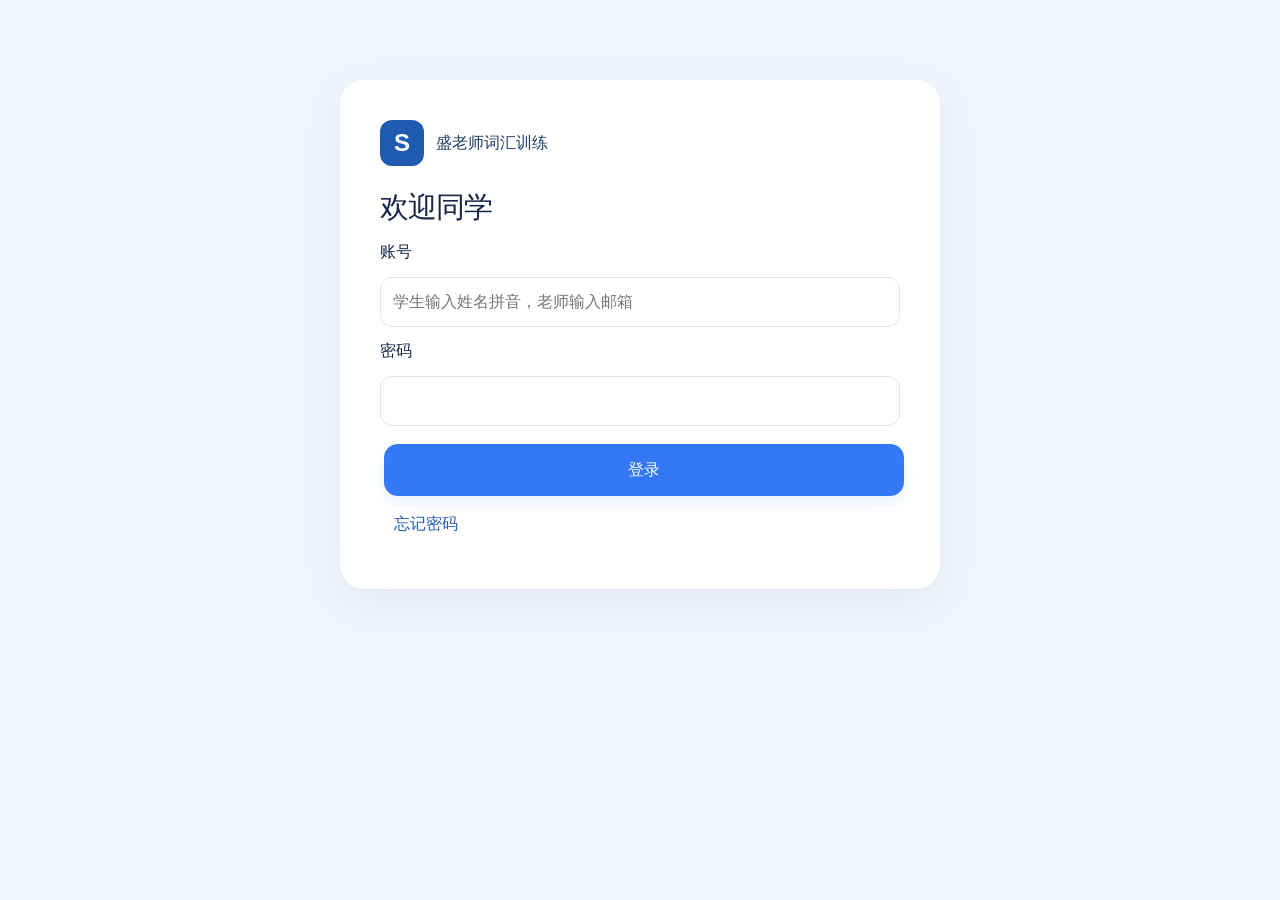
<file: sheng-vocab/index.html>
<!doctype html><html lang="zh-CN"><meta charset="utf-8"><meta name="viewport" content="width=device-width,initial-scale=1"><meta http-equiv="refresh" content="0;url=../tencent-test/"><title>正在进入主站</title><p>网站已升级至腾讯云，<a href="../tencent-test/">点击进入主站</a>。</p><script>location.replace('../tencent-test/'+location.search+location.hash)</script></html>
</file>
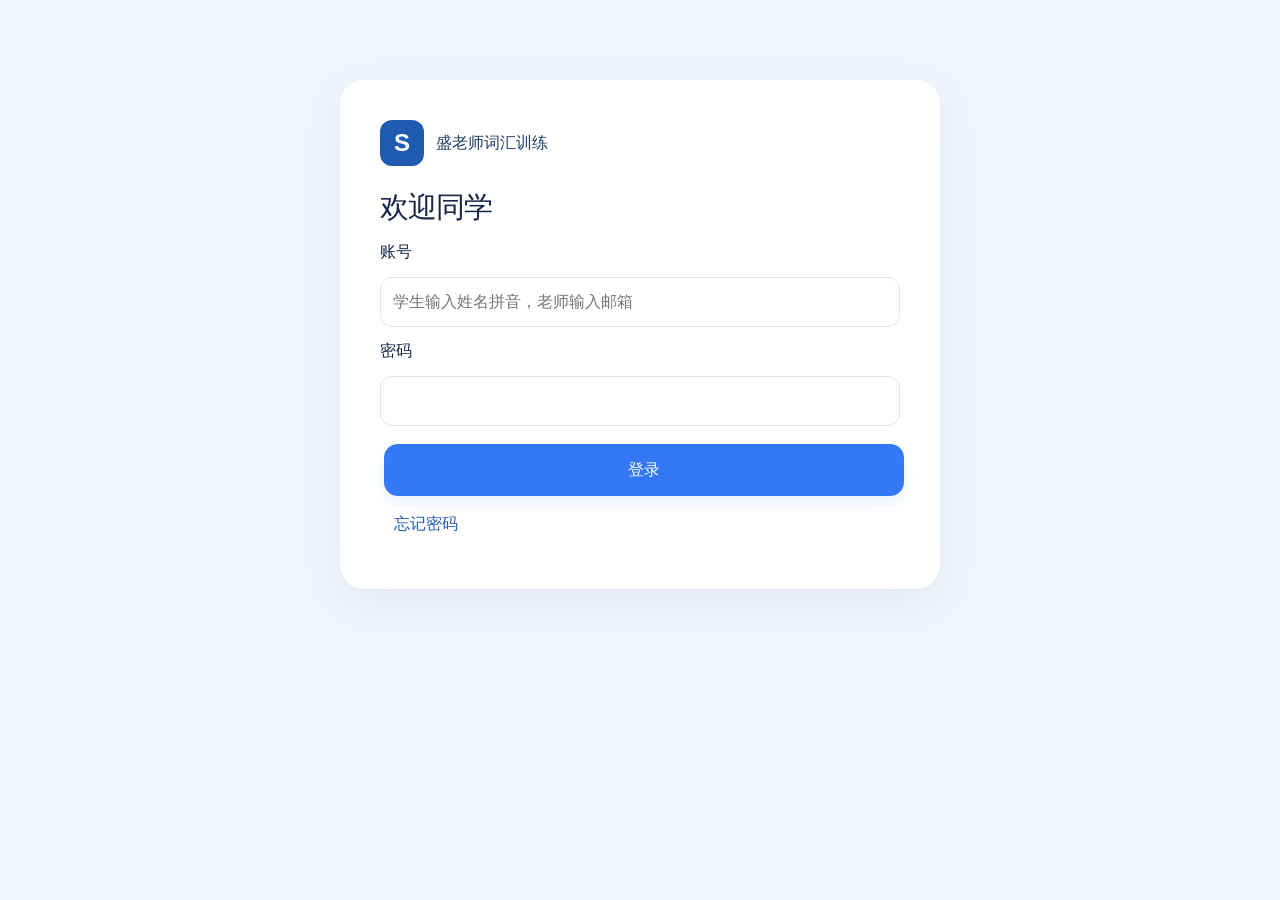
<file: tencent-test/index.html>
<!doctype html><html lang="zh-CN"><meta charset="utf-8"><meta name="viewport" content="width=device-width,initial-scale=1"><title>盛老师词汇训练</title><link rel="stylesheet" href="style.css"><style>[hidden]{display:none!important}body{min-height:100vh;background:#f2f6fc}main{width:min(92%,600px);margin:5vh auto 110px;background:white;border-radius:24px;padding:clamp(20px,5vw,40px);box-shadow:0 12px 45px #263d6414}header{display:flex;align-items:center;gap:12px;color:#213e69;font-weight:700}header b{background:#205bb1;color:white;border-radius:12px;padding:9px 14px;font-size:24px}h1,h2,h3{margin:22px 0 12px}label{display:block;margin:14px 0}input,textarea,select{display:block;width:100%;padding:12px;border-radius:9px;border:1px solid #ccd8ea}button{border-radius:10px;padding:10px;margin:4px}#nav{position:fixed;bottom:0;left:0;right:0;background:white;display:flex;justify-content:center;padding:8px 0 max(8px,env(safe-area-inset-bottom));box-shadow:0 -2px 12px #15325212}#nav button{background:transparent}#nav [aria-current=true]{background:#e7effc;color:#174f9a}article,details{padding:14px;background:#f4f7fc;border-radius:12px;margin:12px 0}#msg{color:#78451e}.birthday-row{display:grid;grid-template-columns:1.3fr 1fr 1fr;gap:8px}.birthday-row label{margin:4px 0}.birthday-row select{width:100%;padding:10px 4px;border:1px solid #ccd8ea;border-radius:8px}fieldset{min-width:0;border:1px solid #ccd8ea;border-radius:10px;margin:16px 0;padding:10px}#change,#recover{text-align:left}#forgot-password{background:transparent;color:#205bb1}</style><main><header><b aria-hidden="true">S</b>盛老师词汇训练</header><h1 id="welcome">欢迎同学</h1><p id="msg" role="status"></p><form id="login"><label>账号<input placeholder="学生输入姓名拼音，老师输入邮箱" class="input" name="email" type="text" required autocomplete="username"></label><label>密码<input class="input" name="password" type="password" required autocomplete="current-password"></label><button class="primary">登录</button></form><form id="change" hidden><h2>首次登录，设置新密码</h2><label>新密码<input name="password" type="password" required minlength="10" maxlength="72" autocomplete="new-password" placeholder="至少 10 位"></label><label>确认新密码<input name="confirm" type="password" required autocomplete="new-password"></label><button class="primary">保存并进入班级</button><button type="button" id="switch">换个账号</button></form><section id="room" hidden><button id="logout">退出登录</button><h2 id="person"></h2><form id="publish" hidden><label>任务名称<input name="title" class="input" required maxlength="80"></label><label>每行一个单词，用制表符分隔单词和释义<textarea name="words" required rows="6" class="input"></textarea></label><button class="primary">发布任务</button></form><form id="enroll" hidden><h2>添加学生</h2><label>学号（小写字母、数字、下划线或短横线）<input class="input" name="number" pattern="[a-z0-9_\\-]{1,24}" required></label><label>学生昵称<input class="input" name="name" maxlength="30" required></label><label>初始密码（至少10位）<input class="input" name="password" type="password" minlength="10" maxlength="72" autocomplete="new-password" required></label><button class="primary">创建学生账号</button></form><div id="taskpanel"><h2>班级任务</h2><div id="tasks"></div></div><div id="extra"></div><nav id="nav" hidden aria-label="主导航"></nav></section></main><script type="module" src="./class-ui.mjs?v=weekly-speech-20261128"></script></html>
</file>
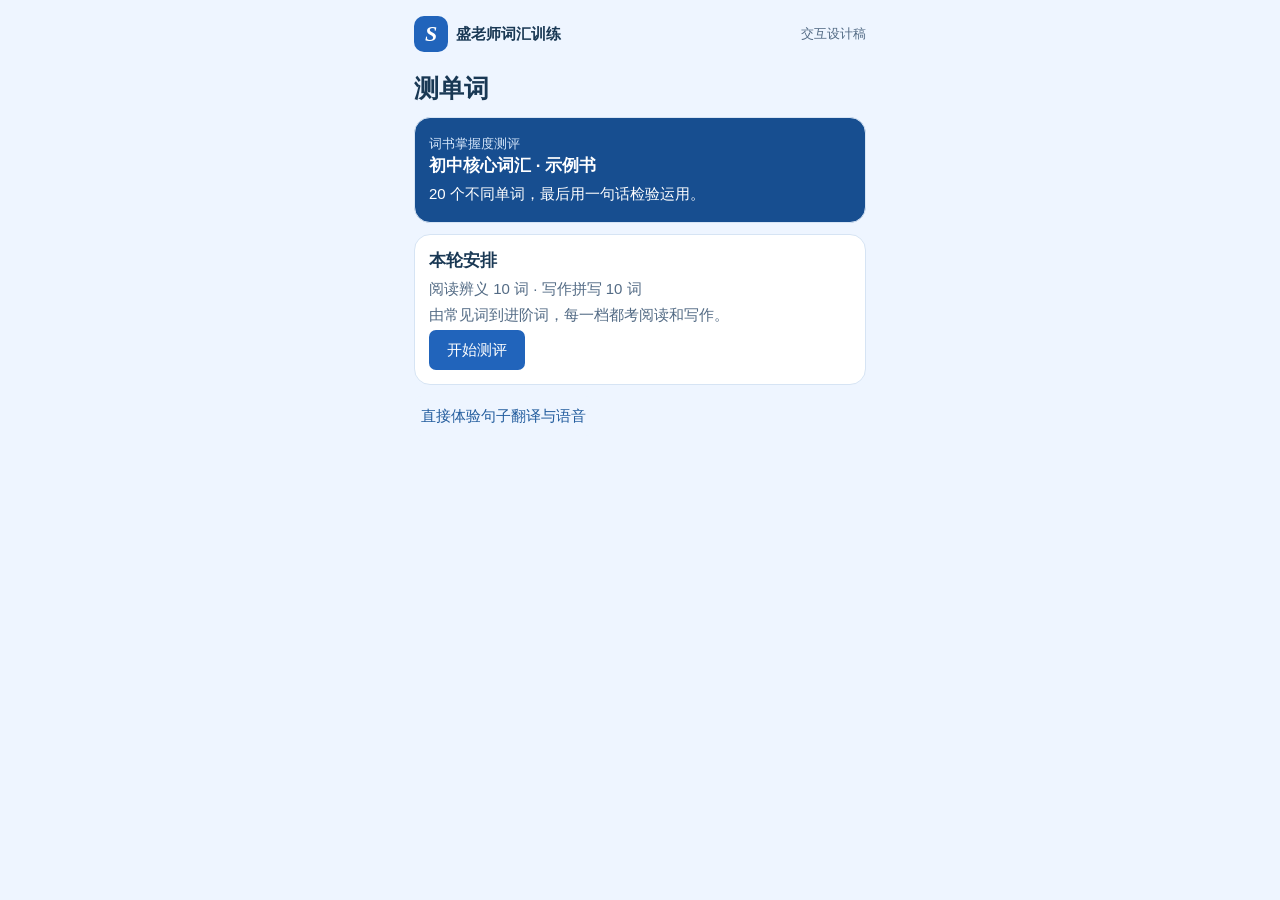
<file: sheng-vocab/preview/book-test.html>
<!doctype html><html lang="zh-CN"><meta charset=utf-8><meta name=viewport content="width=device-width,initial-scale=1,viewport-fit=cover"><title>词书掌握度测评</title><style>*{box-sizing:border-box}body{margin:0;background:#eef5ff;color:#193854;font:15px/1.45 -apple-system,"PingFang SC",sans-serif}main{max-width:480px;margin:auto;padding:16px 14px calc(86px + env(safe-area-inset-bottom))}header,.line,.top,nav{display:flex;align-items:center;justify-content:space-between;gap:8px}header i{background:#2164bb;color:white;border-radius:10px;font:bold italic 22px Georgia;padding:5px 11px}header strong{margin-right:auto}small,p{color:#536b85}h1{font-size:25px;margin:18px 0 4px}h2{font-size:17px;margin:0}p{margin:4px 0}section{background:white;border:1px solid #d6e4f4;border-radius:16px;padding:14px;margin:11px 0}.hero{background:#174e90;color:white}.hero small{color:#d5e6fa}.hero b{font-size:32px}.hero .switch{background:#10437f;border-radius:9px;padding:2px;display:flex}.switch button{color:#e2efff;background:none;font-size:12px;padding:5px 8px}.switch .on{color:#174e90;background:white}.spark{width:100%;height:77px;display:block}.note{display:flex;justify-content:space-between;font-size:11px;color:#dcecff}button{font:inherit;border:0;border-radius:7px;background:#eef5ff;color:#235d9e;padding:7px;cursor:pointer}button:focus-visible{outline:3px solid #66a5f4}.line{width:100%;text-align:left;background:white;color:#1a3956;padding:11px 0;border-radius:0;border-bottom:1px solid #edf2f7}.line:last-child{border:0}.line small{display:block}.line em{font-style:normal;font-size:13px;color:#406684}.list{padding-top:4px;padding-bottom:4px}.more{font-size:12px}.logout{width:100%;padding:10px;background:white;border:1px solid #d6e4f4}.sub{font-size:12px}.tag{padding:3px 7px;border-radius:6px;background:#ebf4ff;color:#2f6297;font-size:12px}nav{position:fixed;bottom:0;left:50%;transform:translateX(-50%);width:min(100%,480px);background:white;border-top:1px solid #d6e4f4;padding:6px 4px calc(6px + env(safe-area-inset-bottom));gap:3px}nav span{flex:1;text-align:center;font-size:11px;color:#58718b;padding:3px}nav b{display:block;font-size:17px}nav span:last-child{background:#eaf3ff;color:#175bb0;border-radius:8px}dialog{border:1px solid #c1d6eb;border-radius:16px;max-width:85vw}dialog::backdrop{background:#19385445}</style><style>progress{width:100%;accent-color:#2268bc;height:8px}input,textarea{display:block;width:100%;padding:12px;border:1px solid #c7d6e8;border-radius:9px;font:inherit;margin:12px 0}button{min-height:40px}.primary{background:#2164bb;color:white;padding:9px 18px}.word{font:600 32px Georgia;padding:20px 0}main{padding-bottom:35px}h3{margin-bottom:5px}</style><main><header><i>S</i><strong>盛老师词汇训练</strong><small>交互设计稿</small></header><div id="v"></div></main><script>
const words='book 书|water 水|school 学校|friend 朋友|family 家庭|teacher 老师|library 图书馆|travel 旅行|weather 天气|market 市场|borrow 借入|return 归还|prepare 准备|journey 旅程|subject 学科|discover 发现|protect 保护|improve 改善|environment 环境|responsibility 责任'.split('|').map(x=>x.split(' '));let i=0,answers=[],demo=false,rec=null;
function home(){v.innerHTML='<h1>测单词</h1><section class="hero"><small>词书掌握度测评</small><h2>初中核心词汇 · 示例书</h2><p style="color:white">20 个不同单词，最后用一句话检验运用。</p></section><section><h2>本轮安排</h2><p>阅读辨义 10 词 · 写作拼写 10 词</p><p>由常见词到进阶词，每一档都考阅读和写作。</p><button class="primary" onclick="start()">开始测评</button></section><button onclick="demo=true;sentence()">直接体验句子翻译与语音</button>'}
function start(){demo=false;i=0;answers=[];question()}
function question(){if(i===20){sentence();return}const w=words[i],read=i%2===0;v.innerHTML='<h1>词书掌握度测评</h1><section><div class="top"><strong>第 '+(i+1)+' / 20 词</strong><span class="tag">'+['基础','常见','进阶','挑战'][Math.floor(i/5)]+'</span></div><progress value="'+i+'" max="20"></progress><p>'+ (read?'阅读辨义 · 选中文释义':'写作词汇 · 拼出本书对应单词')+'</p><div class="word">'+w[read?0:1]+'</div><div id="area"></div></section><button onclick="mark(false)">不会，跳过此词</button>';if(read){for(const j of [i,(i+3)%20,(i+7)%20,(i+11)%20].sort(()=>Math.random()-.5)){let b=document.createElement('button');b.className='line';b.textContent=words[j][1];b.onclick=()=>mark(j===i);area.append(b)}}else{area.innerHTML='<form><input required autocomplete="off" autocapitalize="none" spellcheck="false" aria-label="英文拼写" placeholder="输入英文拼写"><button class="primary">提交</button></form>';area.firstChild.onsubmit=e=>{e.preventDefault();mark(e.target.elements[0].value.trim().toLowerCase()===w[0])}}}
function mark(ok){answers.push(ok);i++;question()}
function sentence(){v.innerHTML='<h1>句子运用</h1><section><div class="top"><strong>最后一题 · 汉译英</strong><small>'+(demo?'单题预览':'词汇 20 / 20 已完成')+'</small></div><h3>保护环境是我们的责任。</h3><p>用英语说出或写出你的译文。</p><textarea rows="3" id="ans" aria-label="英文译文" placeholder="转写后可以修改，也可以直接输入"></textarea><button id="mic" onclick="voice()">🎙 说出英文</button> <button class="primary" onclick="judge()">确认译文</button><p id="tip" class="sub">语音由浏览器或系统识别，可能发送到其语音服务。设计稿只在本页显示转写。</p></section>'}
function voice(){if(rec){rec.stop();return}const R=window.SpeechRecognition||window.webkitSpeechRecognition;if(!R){tip.textContent='此浏览器未提供语音识别。请点输入框使用键盘听写，或直接打字。';ans.focus();return}const r=new R();rec=r;r.lang='en-US';r.onresult=e=>{ans.value=(ans.value+' '+e.results[0][0].transcript).trim()};r.onerror=()=>{tip.textContent='未能识别，可重试或使用键盘听写。'};r.onend=()=>{rec=null;if(document.getElementById('mic'))mic.textContent='🎙 说出英文'};try{r.start();mic.textContent='停止录音'}catch{rec=null;tip.textContent='无法启动麦克风，请直接输入。'}}
function judge(){const t=ans.value.trim();if(!t){tip.textContent='先说出或写下译文。';return}if(rec){rec.onresult=null;rec.abort()}const normal=t.toLowerCase().replace(/[.,!?。]/g,'').replace(/\s+/g,' ').trim();const match=['it is our responsibility to protect the environment','protecting the environment is our responsibility','we are responsible for protecting the environment'].includes(normal);const count=k=>answers.filter((x,j)=>j%2===k&&x).length;v.innerHTML='<h1>'+(demo?'译文反馈':'本次抽测结果')+'</h1>'+(!demo?'<section><h2>初中核心词汇</h2><p>阅读辨义 '+count(0)+' / 10　·　写作拼写 '+count(1)+' / 10</p><p>需复习：'+(words.filter((_,j)=>!answers[j]).map(w=>w[0]).join('、')||'本轮全对')+'</p></section>':'')+'<section><h2>'+(match?'译文匹配参考表达':'待核对的译文')+'</h2><p id="mine"></p><p>参考：It is our responsibility to protect the environment.</p><small>核对要点：保护环境、我们的责任。其他合理表达可由老师确认。</small></section><button onclick="home()">返回测评首页</button>';mine.textContent='你的译文：'+t}
home()
</script></html>
</file>
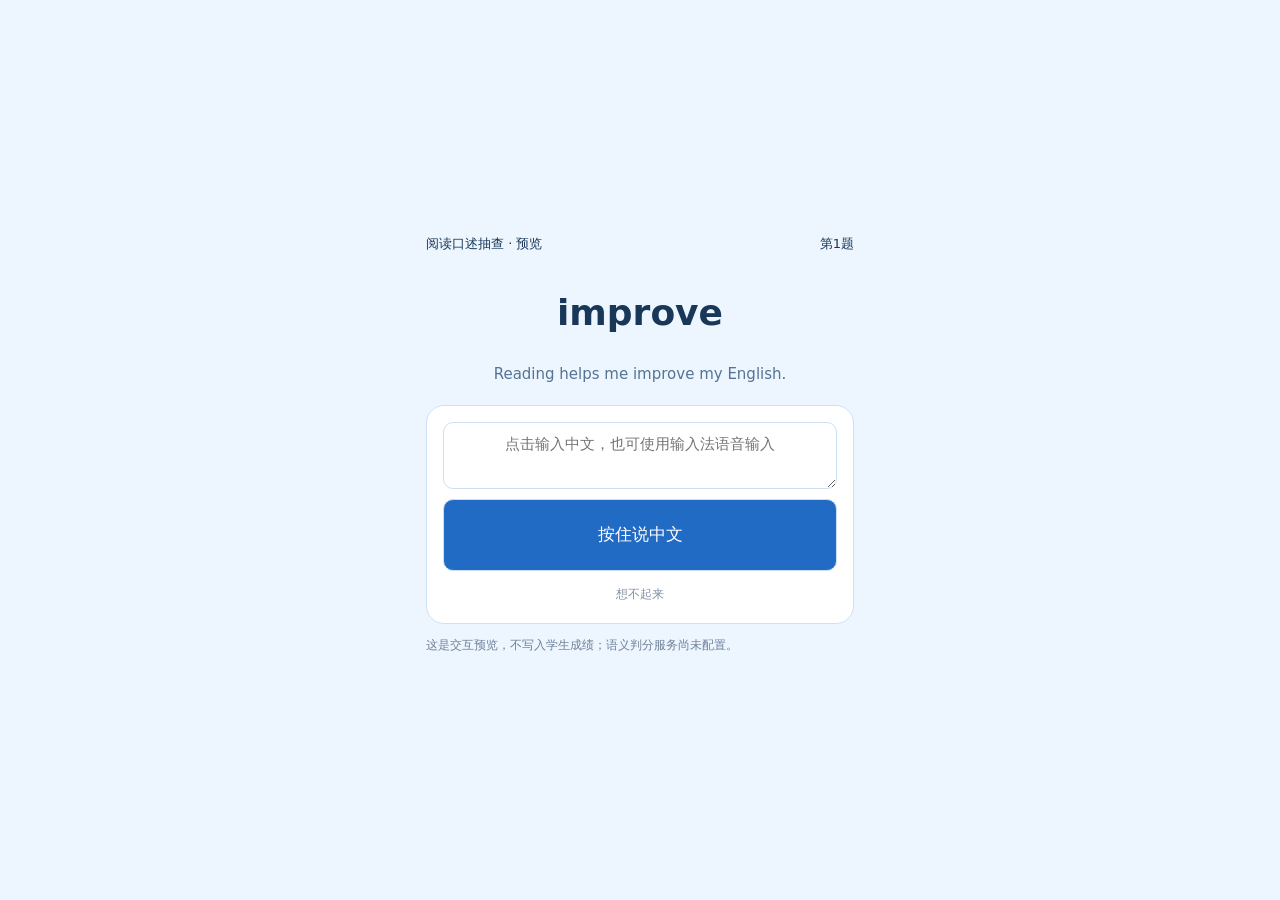
<file: sheng-vocab/preview/oral-test.html>
<!doctype html><html lang="zh-CN"><meta charset="utf-8"><meta name="viewport" content="width=device-width,initial-scale=1"><title>阅读口述测试预览</title><style>*{box-sizing:border-box}body{margin:0;background:#edf5fe;color:#193859;font:15px/1.5 system-ui}main{max-width:460px;margin:auto;padding:16px;min-height:100dvh}header{display:flex;justify-content:space-between;font-size:13px}h1{text-align:center;font-size:36px;margin:20px 0 8px}.example{text-align:center;color:#557494;margin-bottom:20px}.oral-answer{background:white;border:1px solid #cfe0f4;border-radius:18px;padding:16px;display:grid;gap:10px}.oral-answer p{margin:0;font-size:13px}.oral-answer button,.oral-answer textarea{font:inherit;border-radius:10px;border:1px solid #cddff2;padding:10px;width:100%}.oral-answer button{background:#eff6ff;color:#2468b9;cursor:pointer}.oral-answer .oral-hold{min-height:90px;background:#216bc5;color:white;font-size:20px;user-select:none;-webkit-user-select:none;-webkit-touch-callout:none}.oral-answer .oral-hold[aria-pressed=true]{background:#164a89}.oral-answer button:disabled{opacity:.45}.oral-answer [hidden]{display:none}.notice{font-size:12px;color:#6d8199;margin-top:12px}.oral-transcript{display:block;min-height:42px;text-align:center;font-size:23px;font-weight:600;overflow-wrap:anywhere}.oral-status:empty{display:none}.oral-actions{display:flex;gap:12px}.oral-actions button{min-height:48px}.oral-actions .selected{background:#216bc5;color:white}.oral-actions button:first-child.selected{background:#d74949}.oral-answer .oral-skip{width:auto;justify-self:center;padding:4px 10px;border:0;background:none;color:#8292a5;font-size:12px}.oral-answer .oral-hold{min-height:72px;font-size:17px}main{display:flex;flex-direction:column;justify-content:center}header{margin-bottom:12px}</style><main><header><span>阅读口述抽查 · 预览</span><span>第1题</span></header><h1>improve</h1><p class="example">Reading helps me improve my English.</p><div id="answer"></div><p class="notice">这是交互预览，不写入学生成绩；语义判分服务尚未配置。</p></main><script type="module">import{oralAnswer}from'../oral-answer.mjs?v=oral-text-20261122';oralAnswer({container:document.querySelector('#answer'),onSubmit:async({text})=>{document.querySelector('.notice').textContent='识别答案：'+text+'。此预览未接通语义判分，不计对错。'},onSkip:()=>{document.querySelector('.notice').textContent='已选择想不起来；预览不写入成绩。'}});</script></html>
</file>
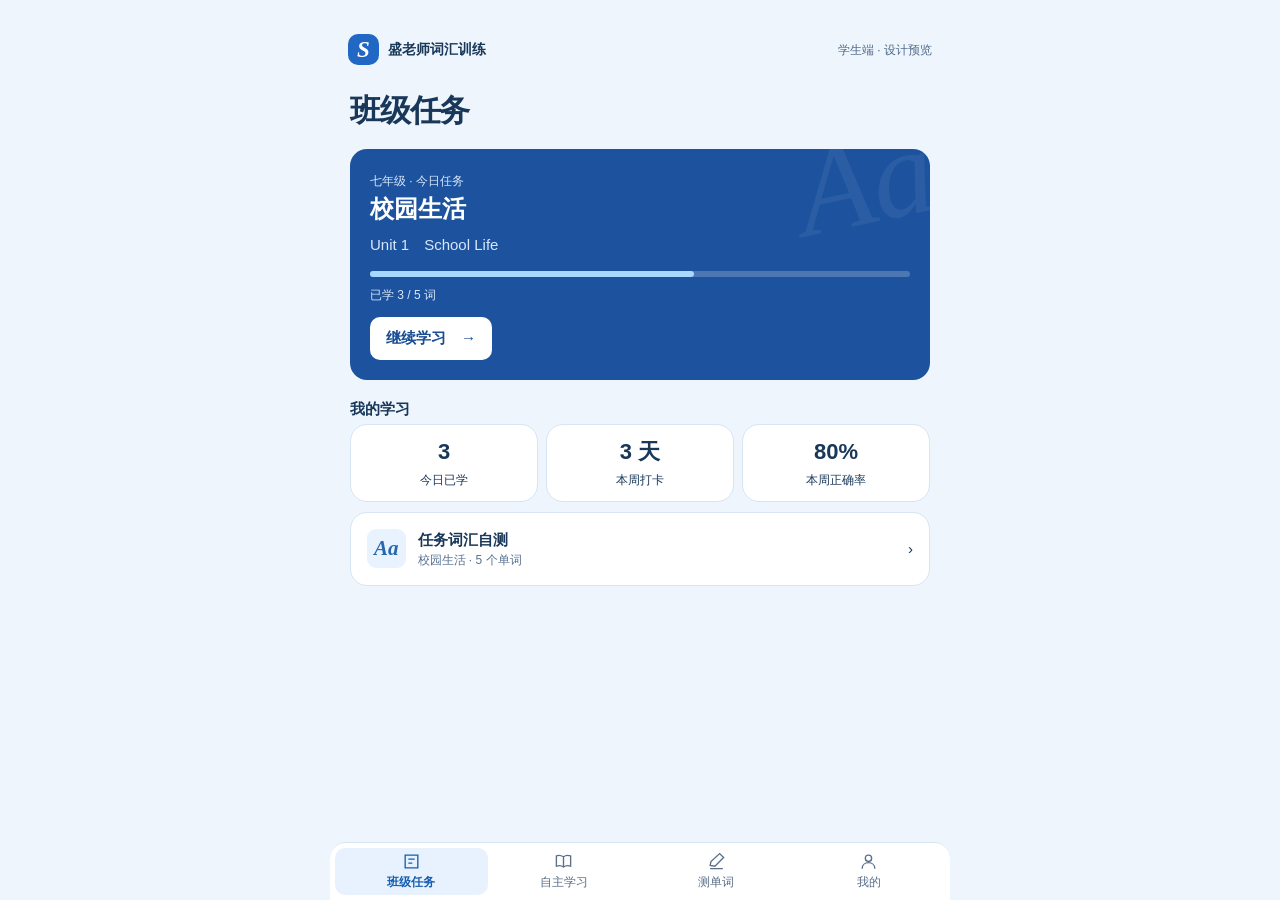
<file: sheng-vocab/preview/student-blue.html>
<!doctype html><html lang="zh-CN"><meta charset="utf-8"><meta name="viewport" content="width=device-width,initial-scale=1,viewport-fit=cover"><title>盛老师词汇训练 · 学生端设计稿</title><style>
*{box-sizing:border-box}body{margin:0;background:#eef5fc;color:#193859;font:15px/1.5 -apple-system,"PingFang SC","Microsoft YaHei",sans-serif}button,input{font:inherit}button{cursor:pointer;color:inherit}button:focus-visible,input:focus-visible{outline:3px solid #73adf4}header,main,nav{max-width:620px;margin:auto}header{display:flex;align-items:center;gap:9px;padding:16px 18px 8px}header b{display:grid;place-items:center;background:#2168c4;color:white;border-radius:10px;width:31px;height:31px;font:italic bold 23px Georgia}header strong{font-size:14px}header small{margin-left:auto;color:#506b8b}main{padding:5px 16px calc(87px + env(safe-area-inset-bottom));min-height:70dvh}h1{font-size:clamp(23px,6vw,31px);margin:10px 0 14px;letter-spacing:-.04em}h2{font-size:18px;margin:0}h3{font-size:15px;margin:0}p{margin:7px 0;color:#526e8a}section,.row,.metric{background:#fff;border:1px solid #d7e5f4;border-radius:17px;padding:16px;margin:10px 0}.hero{position:relative;overflow:hidden;background:#1d539e;color:white;border:0;padding:20px}.hero:after{content:'Aa';position:absolute;right:-4px;top:-38px;transform:rotate(-12deg);font:italic 124px Georgia;color:#ffffff10;pointer-events:none}.hero small,.hero p{color:#d7e7fc}.hero h2{font-size:24px}.bar{display:block;height:6px;background:#ffffff35;border-radius:4px;margin:14px 0 6px}.bar i{display:block;width:60%;height:100%;background:#a7d8ff;border-radius:4px}.action,.soft,.primary{border:0;border-radius:10px;padding:10px 16px;font-weight:650;min-height:42px}.action{background:white;color:#194d94;margin-top:12px}.soft{background:#eaf3ff;color:#225b9e}.primary{background:#2064b8;color:white}.grid{display:grid;grid-template-columns:repeat(3,minmax(0,1fr));gap:8px}.metric{padding:10px 6px;text-align:center;margin:0}.metric b{display:block;font-size:22px}.metric small,small{font-size:12px}.row{display:flex;align-items:center;gap:12px;width:100%;text-align:left}.row span{flex:1}.row em{font:italic bold 21px Georgia;color:#2768aa;background:#e8f3ff;padding:7px;border-radius:9px}.row small{display:block;color:#587391}.heading{margin:18px 0 4px}.card{text-align:center;padding:30px 14px}.word{font:600 clamp(28px,9vw,45px) Georgia;color:#204a79;margin:15px 0}.tools{display:flex;gap:8px;justify-content:center;flex-wrap:wrap;margin-top:20px}nav{position:fixed;bottom:0;left:0;right:0;background:#fffffffa;border-top:1px solid #d8e6f2;display:grid;grid-template-columns:repeat(4,1fr);padding:5px 5px calc(5px + env(safe-area-inset-bottom));z-index:2}nav button{background:none;border:0;border-radius:10px;padding:4px 0;color:#596f89;font-size:12px}nav button.on{background:#e8f2ff;color:#155eb1;font-weight:700}svg{width:19px;height:19px;display:block;margin:0 auto 2px}input{display:block;width:100%;padding:11px 12px;border-radius:10px;border:1px solid #b9cee3;margin:4px 0 12px;font-size:16px}.hint{font-size:12px}.back{border:0;background:none;color:#2868ad;padding:8px 0}.login{padding:20px}.login button{width:100%}@media(min-width:800px){body{padding-top:2vh}main{padding-inline:20px}nav{border-radius:16px 16px 0 0}}@media(max-height:650px){header{padding-top:6px}.hero,.card{padding:13px}h1{margin:5px 0}.heading{margin-top:10px}}
</style><header><b>S</b><strong>盛老师词汇训练</strong><small>学生端 · 设计预览</small></header><main id="app"></main><nav id="nav"></nav><script>
const tabs=['班级任务','自主学习','测单词','我的'],paths=['M4 4h16v16H4z M8 9h8 M8 14h5','M12 6Q7 3 3 5v13q5-2 9 1 4-3 9-1V5q-5-2-9 1v13','M4 17l1-5L16 2l5 5-11 11z M4 21h16','M12 12a4 4 0 1 0 0-8 4 4 0 0 0 0 8 M4 21c0-10 16-10 16 0'];
const books=[{name:'校园生活',en:'School Life',words:[['library','图书馆'],['classroom','教室'],['subject','科目'],['homework','家庭作业'],['teacher','老师']]},{name:'旅行与交通',en:'On the Road',words:[['journey','旅行'],['station','车站'],['ticket','车票']]}];
let page=0,book=0,pos=0,learned=3,score=0,mode='',show=false;
const el=id=>document.getElementById(id),btn=(s,a,c='soft')=>'<button class="'+c+'" onclick="'+a+'">'+s+'</button>',row=(s,d,a,icon)=>'<button class="row" onclick="'+a+'"><em>'+icon+'</em><span><strong>'+s+'</strong><small>'+d+'</small></span>›</button>';
function menu(i){page=i;el('nav').hidden=false;el('nav').style.display='grid';el('nav').innerHTML=tabs.map((s,k)=>btn('<svg viewBox="0 0 24 24" fill="none" stroke="currentColor" stroke-width="1.7"><path d="'+paths[k]+'"/></svg>'+s,'home('+k+')',i===k?'on':'')).join('');window.scrollTo(0,0)}
function home(i){menu(i);const a=el('app');if(!i)a.innerHTML='<h1>班级任务</h1><section class="hero"><small>七年级 · 今日任务</small><h2>校园生活</h2><p>Unit 1　School Life</p><span class="bar"><i style="width:'+learned*20+'%"></i></span><small>已学 '+learned+' / 5 词'+(learned===5?' · 已打卡':'')+'</small><br>'+btn(learned===5?'再复习一遍':'继续学习　→',"start(0,'task')",'action')+'</section><h3 class="heading">我的学习</h3><div class="grid"><div class="metric"><b>'+learned+'</b><small>今日已学</small></div><div class="metric"><b>3 天</b><small>本周打卡</small></div><div class="metric"><b>80%</b><small>本周正确率</small></div></div>'+row('任务词汇自测','校园生活 · 5 个单词',"start(0,'quiz')",'Aa');
else if(i===1||i===2)a.innerHTML='<h1>'+tabs[i]+'</h1><p>'+(i===1?'选一本书，按自己的节奏复习。':'看中文写英文，答完即可查看结果。')+'</p>'+books.map((b,k)=>row(b.name,b.en+' · '+b.words.length+' 词',"start("+k+",'"+(i===1?'self':'quiz')+"')",k?'J':'S')).join('');
else a.innerHTML='<h1>我的</h1><section><h2>示例同学</h2><p>七年级</p></section>'+row('学习记录','查看最近一次学习和测验',"historyView()",'↗')+row('预览首次登录','查看账号登录与首次改密流程','auth(false)','S')}
function start(k,m){book=k;mode=m;pos=m==='task'&&learned<5?learned:0;score=0;show=false;draw()}
function historyView(){el('app').innerHTML=btn('‹ 我的','home(3)','back')+'<h1>学习记录</h1><section>校园生活 · 已学 '+learned+' / 5 词</section>'}
function draw(){const b=books[book],w=b.words[pos],a=el('app');if(!w){a.innerHTML='<h1>'+(mode==='quiz'?'测验完成':'本轮完成')+'</h1><section class="card"><h2>'+b.name+'</h2><p>'+(mode==='quiz'?'答对 '+score+' / '+b.words.length+' 题':mode==='task'?'今日任务已打卡':'已学完本组词卡')+'</p>'+btn('返回'+tabs[page],'home(page)','primary')+'</section>';return}
a.innerHTML=btn('‹ '+tabs[page],'home(page)','back')+'<h1>'+b.name+'</h1><section class="card"><small>'+(mode==='quiz'?'拼写测验':'学习卡片')+'　'+(pos+1)+' / '+b.words.length+'</small><div class="word">'+(mode==='quiz'?w[1]:w[0])+'</div><div id="panel"></div></section>';const p=el('panel');if(mode==='quiz'){p.innerHTML='<form onsubmit="answer(event)"><input id="ans" required placeholder="输入英文单词" autocomplete="off"><button class="primary">核对答案</button></form>';return}p.innerHTML=show?'<p>'+w[1]+'</p>'+btn(mode==='task'?'记为已学　→':'下一词　→','next()','primary'):btn('查看释义','show=true;draw()')}
function next(){pos++;if(mode==='task')learned=Math.max(learned,pos);show=false;draw()}
function answer(e){e.preventDefault();const w=books[book].words[pos],ok=el('ans').value.trim().toLowerCase()===w[0];if(ok)score++;el('panel').innerHTML='<p>'+(ok?'答对了':'正确拼写：'+w[0])+'</p>'+btn('下一题','next()','primary')}
function auth(change){el('nav').style.display='none';el('app').innerHTML='<h1>'+(change?'设置新密码':'欢迎同学')+'</h1><section class="login"><form id="demoform"><label>'+(change?'新密码':'账号')+'<input required '+(change?'type="password" minlength="10"':'placeholder="姓名拼音"')+'></label><label>'+(change?'确认新密码':'密码')+'<input required type="password"></label><button class="primary">'+(change?'保存并进入班级':'登录')+'</button></form><p class="hint">原型演示，请使用虚构账号和密码。</p></section>'+btn('返回预览','home(3)','back');el('demoform').onsubmit=e=>{e.preventDefault();if(change&&e.target.elements[0].value!==e.target.elements[1].value)return alert('两次输入不一致');change?home(0):auth(true)}}
home(0)
</script></html>
</file>
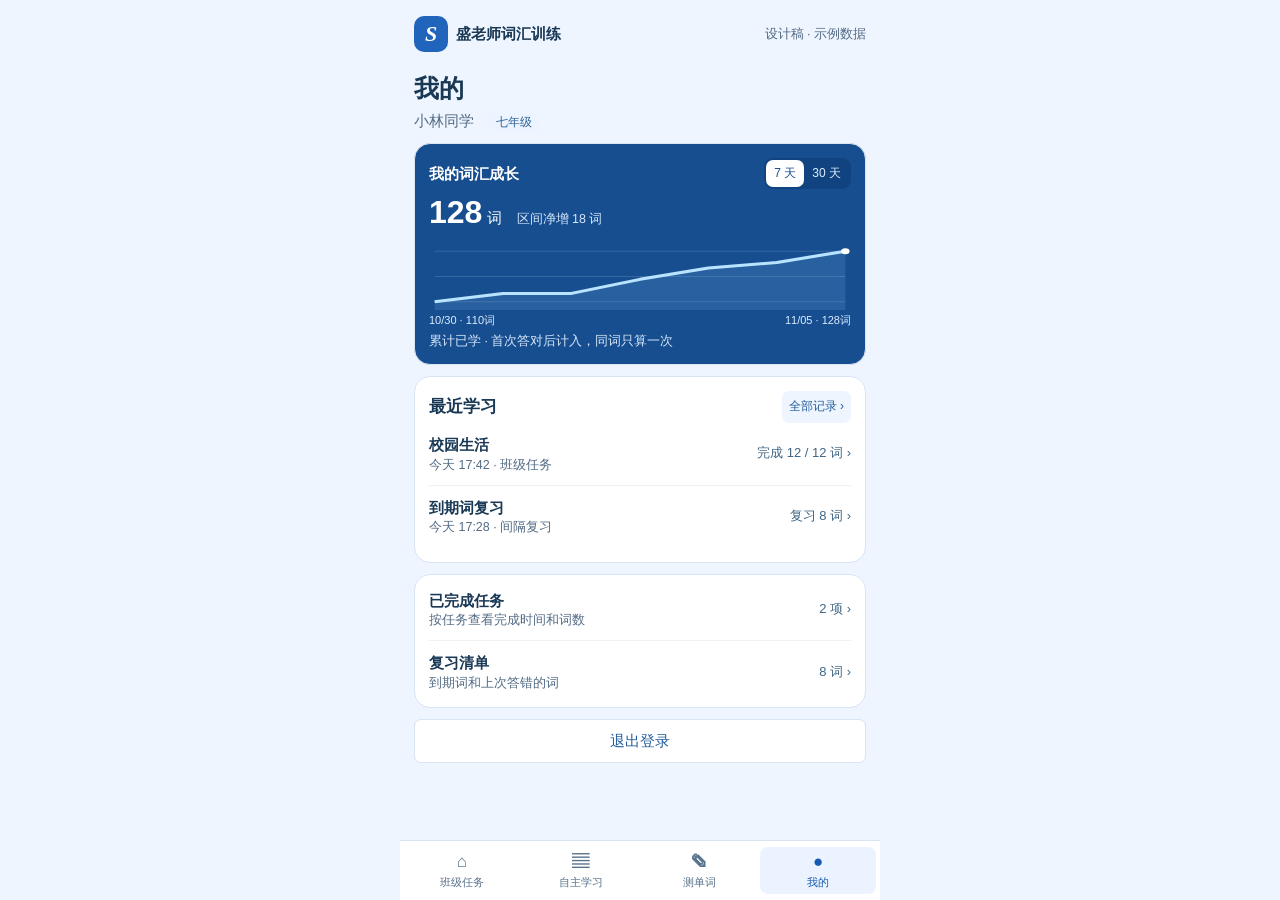
<file: sheng-vocab/preview/student-profile.html>
<!doctype html><html lang="zh-CN"><meta charset=utf-8><meta name=viewport content="width=device-width,initial-scale=1,viewport-fit=cover"><title>我的 · 学习档案设计稿</title><style>*{box-sizing:border-box}body{margin:0;background:#eef5ff;color:#193854;font:15px/1.45 -apple-system,"PingFang SC",sans-serif}main{max-width:480px;margin:auto;padding:16px 14px calc(86px + env(safe-area-inset-bottom))}header,.line,.top,nav{display:flex;align-items:center;justify-content:space-between;gap:8px}header i{background:#2164bb;color:white;border-radius:10px;font:bold italic 22px Georgia;padding:5px 11px}header strong{margin-right:auto}small,p{color:#536b85}h1{font-size:25px;margin:18px 0 4px}h2{font-size:17px;margin:0}p{margin:4px 0}section{background:white;border:1px solid #d6e4f4;border-radius:16px;padding:14px;margin:11px 0}.hero{background:#174e90;color:white}.hero small{color:#d5e6fa}.hero b{font-size:32px}.hero .switch{background:#10437f;border-radius:9px;padding:2px;display:flex}.switch button{color:#e2efff;background:none;font-size:12px;padding:5px 8px}.switch .on{color:#174e90;background:white}.spark{width:100%;height:77px;display:block}.note{display:flex;justify-content:space-between;font-size:11px;color:#dcecff}button{font:inherit;border:0;border-radius:7px;background:#eef5ff;color:#235d9e;padding:7px;cursor:pointer}button:focus-visible{outline:3px solid #66a5f4}.line{width:100%;text-align:left;background:white;color:#1a3956;padding:11px 0;border-radius:0;border-bottom:1px solid #edf2f7}.line:last-child{border:0}.line small{display:block}.line em{font-style:normal;font-size:13px;color:#406684}.list{padding-top:4px;padding-bottom:4px}.more{font-size:12px}.logout{width:100%;padding:10px;background:white;border:1px solid #d6e4f4}.sub{font-size:12px}.tag{padding:3px 7px;border-radius:6px;background:#ebf4ff;color:#2f6297;font-size:12px}nav{position:fixed;bottom:0;left:50%;transform:translateX(-50%);width:min(100%,480px);background:white;border-top:1px solid #d6e4f4;padding:6px 4px calc(6px + env(safe-area-inset-bottom));gap:3px}nav span{flex:1;text-align:center;font-size:11px;color:#58718b;padding:3px}nav b{display:block;font-size:17px}nav span:last-child{background:#eaf3ff;color:#175bb0;border-radius:8px}dialog{border:1px solid #c1d6eb;border-radius:16px;max-width:85vw}dialog::backdrop{background:#19385445}</style><main><header><i>S</i><strong>盛老师词汇训练</strong><small>设计稿 · 示例数据</small></header><div id="view"></div></main><nav aria-label="导航位置示意"><span><b>⌂</b>班级任务</span><span><b>▤</b>自主学习</span><span><b>✎</b>测单词</span><span><b>●</b>我的</span></nav><dialog id="dlg"><h2>退出当前账号？</h2><p>学习记录已保存在账号下。</p><button onclick="dlg.close()">取消</button> <button onclick="dlg.close();detail('已退出（预览）','再次登录后，可继续查看学习记录。')">退出登录</button></dialog><script>
let period=7;const records=[['今天 17:42','班级任务','校园生活','完成 12 / 12 词，已打卡'],['今天 17:28','间隔复习','到期词复习','复习 8 词，其中 2 词需要再练'],['昨天 18:15','词汇测验','旅行与交通','答对 8 / 10 题，正确率 80%'],['11 月 3 日','班级任务','天气与季节','完成 10 / 10 词，已打卡']];
const btn=(s,fn)=>'<button class="more" onclick="'+fn+'">'+s+'</button>',line=(a,b,c,fn)=>'<button class="line" onclick="'+fn+'"><span><strong>'+a+'</strong><small>'+b+'</small></span><em>'+c+' ›</em></button>',back=()=>btn('‹ 返回我的','home()');
function detail(t,s){view.innerHTML=back()+'<h1>'+t+'</h1><section>'+s+'</section>';scrollTo(0,0)}
function item(i){let r=records[i];detail(r[2],'<span class="tag">'+r[1]+'</span><p>'+r[0]+'</p><b>'+r[3]+'</b>')}
function recordRow(r,i){return line(r[2],r[0]+' · '+r[1],r[3].split('，')[0],'item('+i+')')}
function historyList(filter='全部'){detail('最近学习记录',['全部','班级任务','间隔复习','词汇测验'].map(k=>btn(k,"historyList('"+k+"')")).join(' ')+'<p class="sub">当前：'+filter+'</p>'+records.map((r,i)=>filter==='全部'||filter===r[1]?recordRow(r,i):'').join(''))}
function tasks(){detail('已完成任务',records.map((r,i)=>r[1]==='班级任务'?recordRow(r,i):'').join(''))}
function trend(){let a=period===7?[110,113,113,118,122,124,128]:Array.from({length:30},(_,i)=>72+Math.floor(i/3)*5+Math.floor(i/8)*3+(i===29?2:0));let pts=a.map((v,i)=>[4+i*292/(a.length-1),65-(v-a[0])*50/(128-a[0])].join(',')).join(' ');return '<svg class="spark" role="img" aria-label="累计已学从 '+a[0]+' 增长至128词" viewBox="0 0 300 76" preserveAspectRatio="none"><path d="M4 65H296 M4 40H296 M4 15H296" stroke="#ffffff22"/><polygon points="4,73 '+pts+' 296,73" fill="#a0d3ff22"/><polyline points="'+pts+'" fill="none" stroke="#b9e4ff" stroke-width="3" stroke-linejoin="round"/><circle cx="296" cy="15" r="3" fill="white"/></svg><div class="note"><span>'+ (period===7?'10/30':'10/07')+' · '+a[0]+'词</span><span>11/05 · 128词</span></div>'}
function home(){view.innerHTML='<h1>我的</h1><p>小林同学　<span class="tag">七年级</span></p><section class="hero"><div class="top"><strong>我的词汇成长</strong><div class="switch">'+[7,30].map(x=>'<button class="'+(period===x?'on':'')+'" onclick="period='+x+';home()">'+x+' 天</button>').join('')+'</div></div><div><b>128</b> 词　<small>区间净增 '+(period===7?18:56)+' 词</small></div>'+trend()+'<small>累计已学 · 首次答对后计入，同词只算一次</small></section><section><div class="top"><h2>最近学习</h2>'+btn('全部记录 ›','historyList()')+'</div>'+records.slice(0,2).map(recordRow).join('')+'</section><section class="list">'+line('已完成任务','按任务查看完成时间和词数','2 项','tasks()')+line('复习清单','到期词和上次答错的词','8 词','review()')+'</section><button class="logout" onclick="dlg.showModal()">退出登录</button>'}
function review(){detail('复习清单','<h2>今天到期 · 8 词</h2><p class="sub">按复习计划到期时间排序</p>'+['discover · 发现','although · 虽然','library · 图书馆','subject · 学科','journey · 旅行','station · 车站','ticket · 票','central · 中心的'].map((w,i)=>'<p>'+w+(i<2?'　<span class="tag">上次答错</span>':'')+'</p>').join(''))}home()
</script></html>
</file>
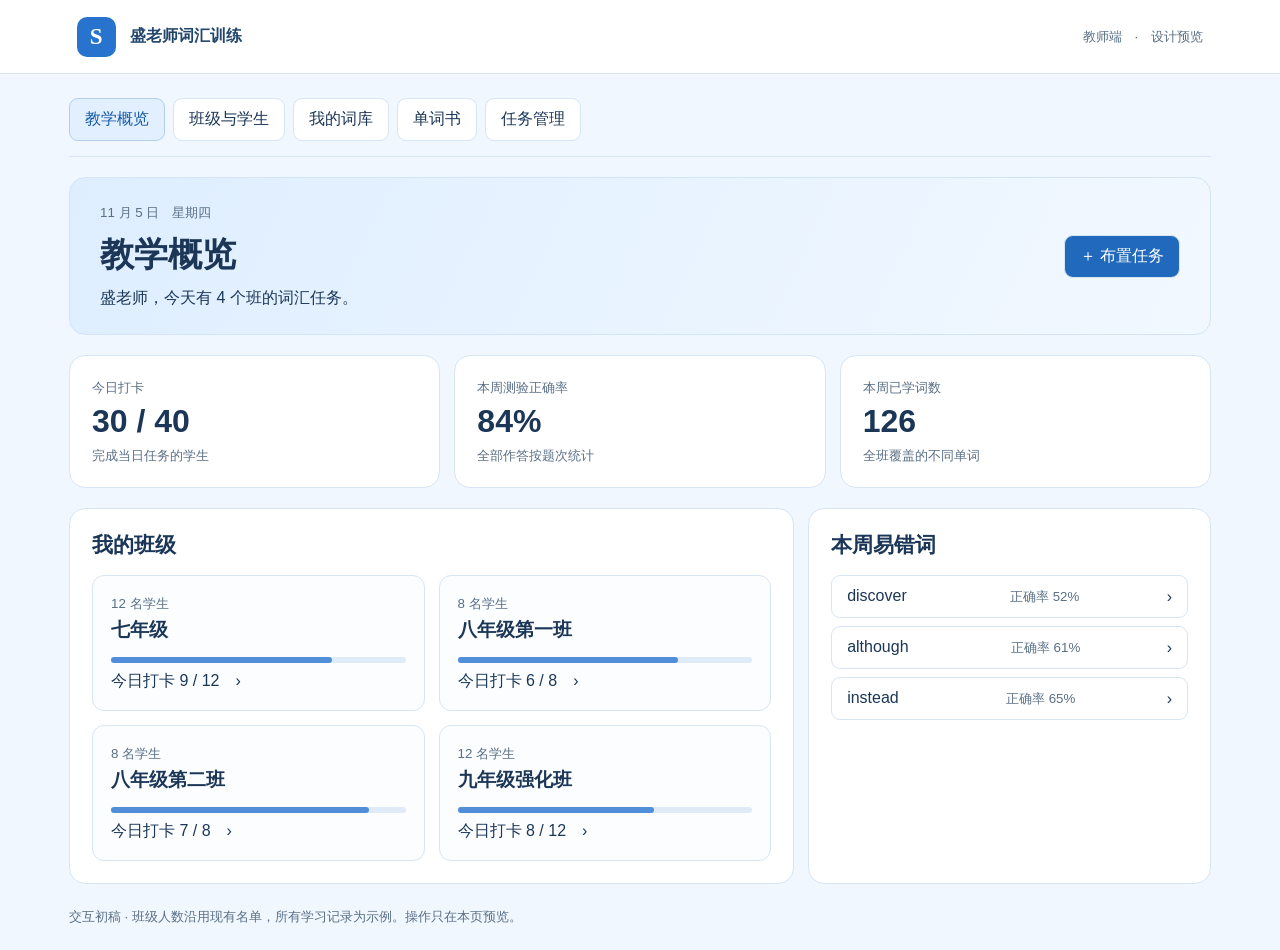
<file: sheng-vocab/preview/teacher-blue.html>
<!doctype html><html lang="zh"><meta charset=utf-8><meta name=viewport content="width=device-width,initial-scale=1,viewport-fit=cover"><title>盛老师 · 教师工作台初稿</title><style>*{box-sizing:border-box}body{margin:0;background:#f5f6f1;color:#203e35;font:16px -apple-system,"PingFang SC",sans-serif}header{height:74px;background:#173e34;color:white;display:flex;align-items:center;padding:0 6%;gap:14px}header i{background:#d5eaa7;color:#184332;border-radius:10px;padding:7px 13px;font:bold 23px Georgia}small{color:#657970}header small{margin-left:auto;color:#d5e3da}main{max-width:1190px;margin:auto;padding:24px}nav{display:flex;gap:8px;flex-wrap:wrap;border-bottom:1px solid #d5ded6;padding-bottom:15px}button{cursor:pointer;color:inherit;background:white;border:1px solid #d8e0d7;border-radius:9px;padding:10px 15px;font:inherit}button:hover,button.on{background:#dcebd1;border-color:#9db89b}section,article{background:white;border:1px solid #dde3d9;border-radius:16px;padding:22px}h1{font-size:34px;margin:10px 0}h2{font-size:21px;margin:0 0 16px}h3{margin:4px 0 12px}p{line-height:1.6}.hero{background:#e6eedc;padding:25px 30px;margin:20px 0;display:flex;align-items:center;justify-content:space-between}.stats,.grid,.cols{display:grid;gap:14px}.stats{grid-template-columns:repeat(3,1fr)}.stats b{font-size:32px;display:block;margin:6px 0}.cols{grid-template-columns:1.8fr 1fr;margin-top:20px}.grid{grid-template-columns:1fr 1fr}.tile{padding:18px;text-align:left;border-radius:12px}.bar{display:block;background:#e9eee5;height:6px;border-radius:5px;margin:14px 0 8px}.bar i{display:block;height:100%;background:#649370;border-radius:5px}.line{display:flex;align-items:center;justify-content:space-between;width:100%;margin:8px 0;text-align:left}.accent{background:#24523f;color:white}label{display:block;margin:12px 0}input,textarea,select{padding:9px;border:1px solid #ccd7ce;border-radius:6px;font:inherit;max-width:100%}textarea{width:100%;height:90px}article{margin-top:16px}footer{margin-top:24px;color:#657970;font-size:13px}@media(max-width:700px){main{padding:13px}.cols,.grid{grid-template-columns:1fr}.stats{gap:5px}.stats section{padding:10px}.stats b{font-size:24px}.hero{padding:16px}.hero button{font-size:13px}nav button{padding:7px;font-size:14px}}body{background:#f1f7ff;color:#1b3657;min-height:100vh;min-height:100dvh}header{background:white;color:#21456c;border-bottom:1px solid #d8e6f5}header i{background:#2873cd;color:white}header small,small,footer{color:#596f86}.hero{background:linear-gradient(115deg,#deeeff,#f2f8ff);border-color:#d1e4fb}.accent{background:#2169bc;color:white}.bar{background:#dfebf9}.bar i{background:#508eda}article,section,button,nav,input,textarea,select{border-color:#d7e5f4}button:hover,button.on{background:#e2efff;color:#165ba7;border-color:#b3cfee}.tile{background:#fbfdff}.grid>*,.stats>*,.cols>*{min-width:0}.line{gap:8px}.navicon{display:none}@media(max-width:760px),(max-height:500px) and (pointer:coarse){header{height:auto;padding:12px max(14px,env(safe-area-inset-left));gap:9px}header small{font-size:11px}main{padding:0 max(14px,env(safe-area-inset-right)) calc(82px + env(safe-area-inset-bottom)) max(14px,env(safe-area-inset-left));max-width:100%;min-width:0}nav{position:fixed;z-index:5;inset:auto 0 0;display:grid;grid-template-columns:repeat(5,minmax(0,1fr));gap:0;background:#fff;border-top:1px solid #cbdff4;padding:5px env(safe-area-inset-right) calc(5px + env(safe-area-inset-bottom)) env(safe-area-inset-left);box-shadow:0 -3px 16px #234d7610}nav button{display:grid;justify-items:center;align-content:center;gap:4px;min-height:48px;padding:2px;border:0;color:#506985;white-space:nowrap;font-size:clamp(10px,2.75vw,13px)}.navicon{display:block;width:20px;height:20px}.hero{margin:14px 0;padding:16px;gap:8px}.hero h1,h1{font-size:clamp(23px,6vw,31px)}.hero span{font-size:13px}.hero button{flex-shrink:0;padding:10px}.stats{grid-template-columns:repeat(3,minmax(0,1fr));gap:6px}.stats section{padding:12px 8px}.stats small{font-size:11px}.stats b{font-size:clamp(19px,5vw,26px)}.cols{grid-template-columns:1fr;gap:12px;margin-top:14px}.grid{grid-template-columns:repeat(2,minmax(0,1fr));gap:8px}.tile{padding:12px;font-size:12px}.tile h3{font-size:16px}.cols section{padding:14px}button{min-height:44px}input,textarea,select{font-size:16px}.accent:hover{background:#195da9;color:white}}@media(max-width:345px){.hero{flex-wrap:wrap}.grid{grid-template-columns:1fr}}@media(max-width:760px){body:has(.hero)>header{display:none}main:has(.hero){padding-top:max(6px,env(safe-area-inset-top))}.hero small{display:none}.hero{margin:0 0 8px;padding:clamp(9px,2dvh,20px) 14px}.hero h1{margin:0 0 5px}.hero button{padding:8px}.stats section{padding:clamp(8px,1.5dvh,16px) 8px}.cols{margin-top:8px}.cols>section:first-child{padding:clamp(9px,1.6dvh,18px)}.cols h2{margin:0 0 8px}.grid{grid-template-columns:repeat(2,minmax(0,1fr))}.tile{padding:clamp(8px,1.5dvh,16px)}.tile h3{margin:3px 0 6px}.bar{margin:8px 0 5px}.cols>section:nth-child(2){display:none}.cols>section:first-child{min-height:0}.hero~.cols .tile{min-height:clamp(86px,calc((100dvh - 330px)/2),160px)}main:has(.hero) footer{font-size:11px;margin:8px 0}main:has(.hero){padding-bottom:calc(68px + env(safe-area-inset-bottom))}}@media(max-height:650px) and (max-width:760px){.stats b{margin:2px 0}.hero~.cols .tile{min-height:76px}.stats small{line-height:1.15}.hero{margin-bottom:6px}.hero~.cols .bar{margin:4px 0}.hero~.cols .tile h3{margin:2px 0}.hero~.cols .grid{gap:6px}} @media(max-width:760px){main:has(.hero){max-width:560px;padding-inline:12px;padding-top:max(12px,env(safe-area-inset-top))}.hero{padding:12px 14px;margin:0 0 8px;border-radius:12px}.hero h1{font-size:21px;line-height:1.2;margin:0}.hero span{display:none}.hero button{font-size:12px;min-height:36px;padding:7px 10px}.hero+.stats{gap:0;background:white;border:1px solid #d7e5f4;border-radius:12px;padding:10px 0}.hero+.stats section{padding:0 9px;border:0;border-radius:0;border-right:1px solid #e4edf6}.hero+.stats section:last-child{border:0}.hero+.stats small{font-size:11px}.hero+.stats small:last-child{display:none}.hero+.stats b{font-size:21px;line-height:1.2;margin:4px 0 0}.hero~.cols{margin-top:10px}.hero~.cols section:first-child{padding:12px;border-radius:12px}.hero~.cols h2{font-size:16px;margin:0 0 10px}.hero~.cols .grid{gap:7px}.hero~.cols .tile{min-height:0;padding:9px 10px;border-radius:9px;font-size:11px;line-height:1.3}.hero~.cols .tile h3{font-size:14px;margin:2px 0 5px}.hero~.cols .tile small{font-size:10px}.hero~.cols .bar{height:4px;margin:5px 0}.hero~.cols .tile:focus-visible{outline:2px solid #2873cd}main:has(.hero) footer{font-size:10px;line-height:1.4;margin:9px 2px}nav button{min-height:44px;font-size:11px;gap:2px}.navicon{width:18px;height:18px}} </style><header><i>S</i><strong>盛老师词汇训练</strong><small>教师端　·　设计预览</small></header><main><nav id=n></nav><div id=v></div><footer>交互初稿 · 班级人数沿用现有名单，所有学习记录为示例。操作只在本页预览。</footer></main><script>
const tabs=['教学概览','班级与学生','我的词库','单词书','任务管理'],classes=['七年级','八年级第一班','八年级第二班','九年级强化班'],sizes=[12,8,8,12],done=[9,6,7,8],libs=['校园生活','旅行与交通','常用动词'],books=['七年级 · 同步词汇','中考 · 高频动词'],words=[['discover','发现'],['library','图书馆'],['subject','科目']],esc=s=>String(s).replace(/[&<>"']/g,c=>({'&':'&amp;','<':'&lt;','>':'&gt;','"':'&quot;',"'":'&#39;'}[c]));let group=0,tab=0,units=libs.map(()=>words),assign=[],chapters=[[0,1],[2]];
const btn=(s,act,cl='')=>'<button class="'+cl+'" onclick="'+act+'">'+s+'</button>',line=(s,a)=>btn(s+' <span>›</span>',a,'line'),heading=s=>'<h1>'+s+'</h1>',stats=a=>'<div class=stats>'+a.map(([k,x,y])=>'<section><small>'+k+'</small><b>'+x+'</b><small>'+y+'</small></section>').join('')+'</div>';
function go(i){window.scrollTo(0,0);tab=i;n.innerHTML=tabs.map((s,k)=>btn('<svg aria-hidden="true" class="navicon" viewBox="0 0 24 24" fill="none" stroke="currentColor" stroke-width="1.7" stroke-linecap="round" stroke-linejoin="round"><path d="'+["M3 11l9-8 9 8 M5 10v10h14V10 M9 20v-7h6v7", "M9 12a4 4 0 1 0 0-8 4 4 0 0 0 0 8 M2 21c0-9 14-9 14 0 M16 5q7 3 0 8 M18 16q4 1 4 5", "M3 5h7l2 2h9v13H3z", "M12 6Q7 2 2 5v14q5-3 10 0 5-3 10 0V5q-5-3-10 1v13", "M5 4h14v17H5z M8 9h8 M8 13h8 M8 17h5"][k]+'"/></svg>'+s,'go('+k+')',i===k?'on':'')).join('');if(!i){v.innerHTML='<section class=hero><div><small>11 月 5 日　星期四</small>'+heading('教学概览')+'<span>盛老师，今天有 4 个班的词汇任务。</span></div>'+btn('＋ 布置任务','task()','accent')+'</section>'+stats([['今日打卡','30 / 40','完成当日任务的学生'],['本周测验正确率','84%','全部作答按题次统计'],['本周已学词数','126','全班覆盖的不同单词']])+'<div class=cols><section><h2>我的班级</h2><div class=grid>'+classes.map((s,i)=>btn('<small>'+sizes[i]+' 名学生</small><h3>'+s+'</h3><span class=bar><i style=width:'+done[i]/sizes[i]*100+'%></i></span>今日打卡 '+done[i]+' / '+sizes[i]+'　›','cls('+i+')','tile')).join('')+'</div></section><section><h2>本周易错词</h2>'+['discover','although','instead'].map((s,i)=>line(s+'　<small>正确率 '+[52,61,65][i]+'%</small>','term('+i+')')).join('')+'</section></div>';return}if(i===1){v.innerHTML=heading(tabs[i])+classes.map((s,k)=>line(s+'　'+sizes[k]+' 人','cls('+k+')')).join('');return}if(i===2){v.innerHTML=heading(tabs[i])+btn('＋ 新建词库','newlib()','accent')+libs.map((s,k)=>line(esc(s)+'　<small>'+units[k].length+' 词</small>','lib('+k+')')).join('');return}if(i===3){v.innerHTML=heading(tabs[i])+books.map((s,k)=>line(s+'　'+chapters[k].length+' 单元','book('+k+')')).join('');return}v.innerHTML=heading(tabs[i])+btn('＋ 布置任务','task()','accent')+['本周词汇复习',...assign].map(s=>'<article>'+esc(s)+'</article>').join('')}
function cls(i){go(1);group=i;v.innerHTML=heading(classes[i])+stats([['今日打卡',done[i]+'/'+sizes[i],'完成当日全部学习'],['本周平均成绩','84 分','每人最近一次测验'],['人均已学','18 词','本周去重']])+'<article><h2>学生学情</h2>'+['学生甲','学生乙','学生丙'].map((s,k)=>line(s+'　<small>已学 '+[24,18,12][k]+' 词　最近 '+[90,85,76][k]+' 分</small>','student('+k+')')).join('')+'</article>'}
function student(k){v.innerHTML=btn('‹ '+classes[group],'cls(group)')+heading(['学生甲','学生乙','学生丙'][k])+stats([['本周平均成绩',[92,88,80][k]+' 分','已完成测验的平均分'],['累计已学',[24,18,12][k]+' 词','同一单词只计一次'],['最近一次',[90,85,76][k]+' 分','词义与拼写']])+'<article><h2>逐词表现</h2><p>discover　作答 5 次 · 正确 2 次</p><p>library　作答 4 次 · 正确 4 次</p></article>'}
function term(i){v.innerHTML=btn('‹ 教学概览','go(0)')+heading(['discover','although','instead'][i])+'<article><h2>各班作答正确率</h2>'+classes.map((s,k)=>line(s+'　'+[55,60,48,45][k]+'%','cls('+k+')')).join('')+'</article>'}
function lib(k){go(2);v.innerHTML=btn('‹ 我的词库','go(2)')+heading(esc(libs[k]))+'<section>'+units[k].map(w=>'<p><b>'+esc(w[0])+'</b>　'+esc(w[1])+'</p>').join('')+'</section>'+btn('用此词库布置任务','task('+k+')')}
function newlib(){v.innerHTML=heading('新建词库')+'<form onsubmit="save(event)"><label>词库名 <input id=title1 required></label><label>单词和释义，每行一组<textarea required id=ws placeholder="discover 发现"></textarea></label><button>保存词库</button></form>'}function save(e){e.preventDefault();let rows=ws.value.trim().split(/\n/).map(x=>x.trim().split(/\s+(.+)/));if(rows.some(r=>!r[1]))return alert('每行请填写单词和释义');libs.push(title1.value.trim());units.push(rows);lib(libs.length-1)}
function book(k){v.innerHTML=btn('‹ 单词书','go(3)')+heading(books[k])+'<article><h2>单元目录</h2>'+chapters[k].map((u,i)=>line('Unit '+(i+1)+'　'+esc(libs[u]),'lib('+u+')')).join('')+'</article>'}
function task(k=0){go(4);v.innerHTML=heading('布置任务')+'<form onsubmit="event.preventDefault();assign.push(c.value+\' · \'+l.value);go(4)"><label>布置给 <select id=c>'+classes.map(s=>'<option>'+s+'</option>').join('')+'</select></label><label>选择词库 <select id=l>'+libs.map((s,i)=>'<option '+(i===k?'selected':'')+'>'+esc(s)+'</option>').join('')+'</select></label><button class=accent>预览发布</button></form>'}if('scrollRestoration' in history)history.scrollRestoration='manual';go(0)
</script></html>
</file>
<file: tencent-test/style.css>
*{box-sizing:border-box} :root{font-family:Inter,-apple-system,BlinkMacSystemFont,"Segoe UI","Microsoft YaHei",sans-serif;color:#172747;background:#edf3fc;font-synthesis:none;-webkit-tap-highlight-color:transparent} body{margin:0}button,input{font:inherit}button{cursor:pointer;touch-action:manipulation;border:0}button:disabled{opacity:.45;cursor:default}button:focus-visible,a:focus-visible,input:focus-visible{outline:3px solid #85b4ff;outline-offset:3px}button:active:not(:disabled){transform:scale(.975)}button{transition:background .16s,transform .16s}h1,h2,h3,p{margin:0}h1{font-size:29px;letter-spacing:-1px}h2{font-size:19px}h3{font-size:17px} .app{max-width:460px;min-height:100dvh;background:#f8faff;margin:auto;position:relative;padding-bottom:calc(100px + env(safe-area-inset-bottom))}.page{padding:26px 22px;animation:arrive .2s ease-out}.brand{font-size:15px;font-weight:750;display:flex;align-items:center;gap:9px;margin-bottom:30px}.brand-symbol{display:inline-grid;place-items:center;background:#3478f6;color:white;width:30px;height:30px;border-radius:10px;font-size:19px;font-weight:800}.muted{color:#7a89a3;font-size:13px;line-height:1.65}.subtitle{color:#7a89a3;font-size:14px;margin-top:7px}.tag{display:inline-block;font-size:11px;border-radius:20px;padding:5px 9px;background:#e7f0ff;color:#3478f6;white-space:nowrap}.green{background:#e5f6ef;color:#349577}.hero{background:linear-gradient(135deg,#e6f2ff,#edf3ff);border:1px solid #ddeafe;border-radius:24px;padding:22px;margin-top:26px}.eyebrow{color:#3779e7;font-size:13px;font-weight:650;margin-bottom:13px}.hero h2{font-size:23px;letter-spacing:-.5px}.between{display:flex;align-items:center;justify-content:space-between;gap:12px}.progress-label{font-size:13px;color:#5f7597;margin:22px 0 10px}.progress{height:7px;background:#dce6f6;border-radius:10px;overflow:hidden}.progress>span{height:100%;display:block;background:#3478f6;border-radius:10px;transition:width .25s}.primary{background:#3478f6;color:white;border-radius:14px;min-height:52px;width:100%;font-size:16px;font-weight:650;box-shadow:0 6px 15px #3478f61a}.hero .primary{margin-top:22px}.numbers{display:flex;background:#ffffffa8;border-radius:16px;padding:17px 0;margin-top:18px}.numbers>div{flex:1;text-align:center}.numbers>div+div{border-left:1px solid #dbe5f4}.numbers b{display:block;font-size:24px;color:#285cad;margin-bottom:4px}.numbers small{font-size:12px;color:#77869f}.section{margin-top:30px;margin-bottom:14px}.panel{background:white;border:1px solid #e7edf5;border-radius:18px;overflow:hidden}.row{width:100%;padding:19px 16px;background:white;display:flex;align-items:center;text-align:left;gap:12px;color:inherit;min-height:70px}.row+.row{border-top:1px solid #edf1f7}.row .grow{flex:1}.row small{display:block;margin-top:6px;color:#8a97ad;font-size:12px}.chev{color:#8e9bb1;font-size:23px;font-weight:300}.nav{position:fixed;bottom:0;width:100%;max-width:460px;display:flex;background:#fffffff2;backdrop-filter:blur(18px);border-top:1px solid #e9eef5;padding:10px 10px calc(12px + env(safe-area-inset-bottom));z-index:10}.nav button{flex:1;color:#8290a8;background:transparent;font-size:11px;min-height:48px;display:flex;flex-direction:column;gap:6px;align-items:center;justify-content:center}.nav button.active{color:#3478f6;font-weight:700}.nav svg{width:23px;height:23px;stroke:currentColor;fill:none;stroke-width:1.8;stroke-linecap:round;stroke-linejoin:round}.notice{font-size:11px;color:#97a3b6;margin-top:22px;text-align:center}.topbar{display:flex;align-items:center;gap:10px;margin-bottom:24px}.topbar h2{flex:1;text-align:center;padding-right:40px}.back,.icon-button{background:transparent;color:#516583;min-width:42px;min-height:42px;font-size:25px;border-radius:12px}.study-progress{font-size:12px;margin-bottom:10px;color:#617695}.wordcard{display:flex;flex-direction:column;align-items:center;text-align:center;justify-content:center;background:white;border:1px solid #e7eef7;border-radius:26px;min-height:380px;margin-top:28px;padding:28px 20px;box-shadow:0 12px 35px #29558a05;cursor:pointer;position:relative}.wordcard h1{font-size:clamp(30px,9vw,44px);letter-spacing:-1.5px;word-break:break-word}.phonetic{font-size:17px;color:#8290a8;margin-top:12px}.part{font-size:13px;color:#9aa6ba;margin:12px}.divider{width:32px;height:1px;background:#e2e9f4;margin:10px auto 20px}.meaning{font-size:22px;font-weight:650;line-height:1.5}.example{font-size:14px;line-height:1.65;background:#f5f8fd;padding:15px;border-radius:12px;width:100%;margin-top:22px}.hint{font-size:12px;color:#9aa7ba;margin-top:24px}.audio{font-size:12px;background:#edf4ff;color:#437ad4;border-radius:20px;min-height:36px;padding:8px 13px;margin-top:18px}.ratings{display:grid;grid-template-columns:repeat(3,1fr);gap:10px;margin-top:20px}.ratings button{border:1px solid;border-radius:15px;min-height:83px;font-size:13px;line-height:1.7}.ratings b{display:block;font-size:24px;font-weight:400}.bad{color:#e57270;background:#fff5f4;border-color:#f5cfcd!important}.mid{color:#bd9141;background:#fff9ee;border-color:#f0dfb9!important}.good{color:#3478f6;background:#edf4ff;border-color:#bfd5ff!important}.plain{min-height:44px;background:transparent;color:#7f90ab;font-size:13px;padding:10px}.center{text-align:center}.question{background:white;border:1px solid #e6edf6;border-radius:20px;text-align:center;padding:30px 15px;font-size:25px;font-weight:700;margin:20px 0}.options{display:grid;gap:12px}.option{padding:15px;background:white;border:1.5px solid #e2eaf6;border-radius:15px;display:flex;align-items:center;gap:17px;color:#1c2c49;text-align:left;font-size:18px;min-height:65px}.letter{display:grid;place-items:center;border-radius:50%;background:#edf2f9;color:#7a89a2;width:32px;height:32px;font-size:14px;flex-shrink:0}.option.selected{border-color:#3478f6;background:#eef5ff}.option.selected .letter{background:#3478f6;color:white}.quiz-footer{margin-top:28px}.profile{display:flex;align-items:center;gap:16px;margin:30px 0}.avatar{width:65px;height:65px;border-radius:50%;background:#dceaff;color:#3478f6;display:grid;place-items:center;font-size:26px;font-weight:700}.profile h2{font-size:22px}.tool-icon{width:32px;height:32px;border-radius:10px;display:grid;place-items:center;background:#edf4ff;color:#3478f6;font-size:16px}.empty{padding:45px 20px;text-align:center;color:#7b8aa3;line-height:1.8}.result{text-align:center;padding:30px 0}.result-mark{width:80px;height:80px;border-radius:50%;display:grid;place-items:center;background:#e7f2ff;color:#3478f6;font-size:38px;margin:15px auto 25px}.score{font-size:64px;color:#3478f6;font-weight:750;margin:22px 0}.score small{font-size:22px}.result .primary{margin-top:25px}.result p{line-height:1.8}.toast{position:fixed;left:50%;bottom:110px;transform:translateX(-50%) translateY(10px);background:#21324de8;color:white;border-radius:13px;padding:12px 18px;font-size:13px;max-width:85vw;width:max-content;z-index:99;opacity:0;pointer-events:none;transition:.2s}.toast.show{opacity:1;transform:translateX(-50%)}.help{line-height:1.9;font-size:14px;color:#627590;padding:20px}.help p+p{margin-top:18px}.input{width:100%;min-height:50px;border:1px solid #dce6f3;border-radius:12px;padding:12px;margin:14px 0;background:white;color:#243453}.desktop-note{display:none}.audio-status{font-size:11px;text-align:center;color:#8190a7;min-height:18px;margin-top:12px}.review-item{padding:16px;border-top:1px solid #edf1f7;font-size:14px;line-height:1.7}.hidden-meaning{color:#a0aec2;font-size:15px;padding:20px 0}.spacer{height:15px}@keyframes arrive{from{opacity:.5;transform:translateY(6px)}to{opacity:1;transform:none}}@media(min-width:900px){body{padding:35px 0}.app{margin-left:calc(50% + 10px);min-height:850px;border-radius:30px;box-shadow:0 20px 80px #25548b14;overflow:hidden}.nav{border-radius:0 0 28px 28px;bottom:0;position:sticky;margin-top:25px;margin-bottom:-100px}.desktop-note{display:block;position:fixed;right:calc(50% + 75px);top:35%;max-width:300px}.desktop-note .brand-symbol{width:48px;height:48px;font-size:28px;display:grid;margin-bottom:25px}.desktop-note strong{font-size:28px}.desktop-note p{margin-top:16px;color:#7586a1;font-size:18px}.desktop-note small{display:block;margin-top:65px;font-size:12px;color:#90a0b7}}@media(max-width:359px){.page{padding:22px 16px}.hero{padding:18px}.wordcard{min-height:330px}.ratings{gap:6px}}@media(prefers-reduced-motion:reduce){*,*:before,*:after{animation:none!important;transition:none!important}}

.app:not(:has(.nav)){padding-bottom:20px}@media(max-width:899px){.wordcard{min-height:clamp(290px,43dvh,380px);margin-top:22px}.wordcard .hint{margin-top:18px}.page:has(.wordcard){padding-top:16px}.page:has(.wordcard) .topbar{margin-bottom:14px}}
.auth-page .brand{margin-bottom:0;font-size:13px}.auth-page>.between{margin-bottom:24px}.auth-art{height:140px;position:relative;background:linear-gradient(130deg,#dceaff,#edf5ff);border-radius:24px;margin-bottom:24px;padding:24px;overflow:hidden}.auth-art>span{display:inline-block;font-size:44px;font-weight:750;color:#3478f6;transform:rotate(-8deg);background:white;padding:8px 18px;border-radius:18px;box-shadow:0 8px 18px #3478f618}.auth-art i{position:absolute;right:35px;top:20px;color:#369b7d;font-size:30px;background:#d6f4e7;padding:8px 14px;border-radius:50%}.auth-art b{position:absolute;bottom:24px;right:22px;font-size:12px;color:#6681a5;font-weight:500}.auth-tabs{display:flex;background:#eaf0fa;border-radius:12px;padding:4px;margin:24px 0}.auth-tabs button{flex:1;min-height:42px;background:transparent;color:#7a89a3;border-radius:9px}.auth-tabs .chosen{background:white;color:#3478f6;font-weight:650;box-shadow:0 2px 6px #233b6310}.auth-label{display:block;font-size:13px;font-weight:650;margin-top:15px}.auth-page .input{margin:8px 0 0;min-width:0}.code-row{display:flex;align-items:stretch;gap:9px}.code-button{margin-top:8px;border:1px solid #dce6f3;background:#edf4ff;color:#3478f6;border-radius:12px;white-space:nowrap;font-size:12px;padding:0 12px}.field-hint{font-size:11px;color:#8190a7;margin-top:7px}.auth-consent{display:flex;align-items:flex-start;gap:8px;font-size:11px;color:#7888a3;line-height:1.7;margin-top:20px;cursor:pointer}.auth-consent input{margin-top:4px;accent-color:#3478f6;flex-shrink:0;width:16px;height:16px}.auth-message{font-size:12px;line-height:1.7;color:#a04b32;margin:12px 0;min-height:5px;outline:none}.auth-info{font-size:11px;line-height:1.8;color:#7c8ba3;background:#edf2fa;border-radius:12px;padding:12px;margin-top:20px}.auth-separator{display:flex;align-items:center;gap:10px;color:#97a3b6;font-size:11px;margin:25px 0 16px}.auth-separator:before,.auth-separator:after{content:'';height:1px;background:#e2e9f4;flex:1}.wechat-button{width:100%;min-height:50px;border:1px solid #d7e9df;background:#f0f9f4;color:#23875a;border-radius:14px;font-weight:650}.wechat-button small{font-size:10px;background:#dcefe3;border-radius:5px;padding:3px 5px;margin-left:5px}.wechat-dialog{width:calc(100% - 40px);max-width:360px;border:0;border-radius:22px;padding:26px;color:#172747;box-shadow:0 20px 80px #13284c33}.wechat-dialog::backdrop{background:#14294466}.wechat-dialog p{font-size:14px;color:#7a89a3;line-height:1.8;margin:15px 0 24px}.wechat-dialog .plain{width:100%;margin-top:8px}.logout-button{width:100%;min-height:48px;background:white;border:1px solid #dce6f3;border-radius:12px;color:#697f9d;margin-top:18px}.profile>div:nth-child(2){flex:1;min-width:0}.profile h2{overflow-wrap:anywhere}
</file>
